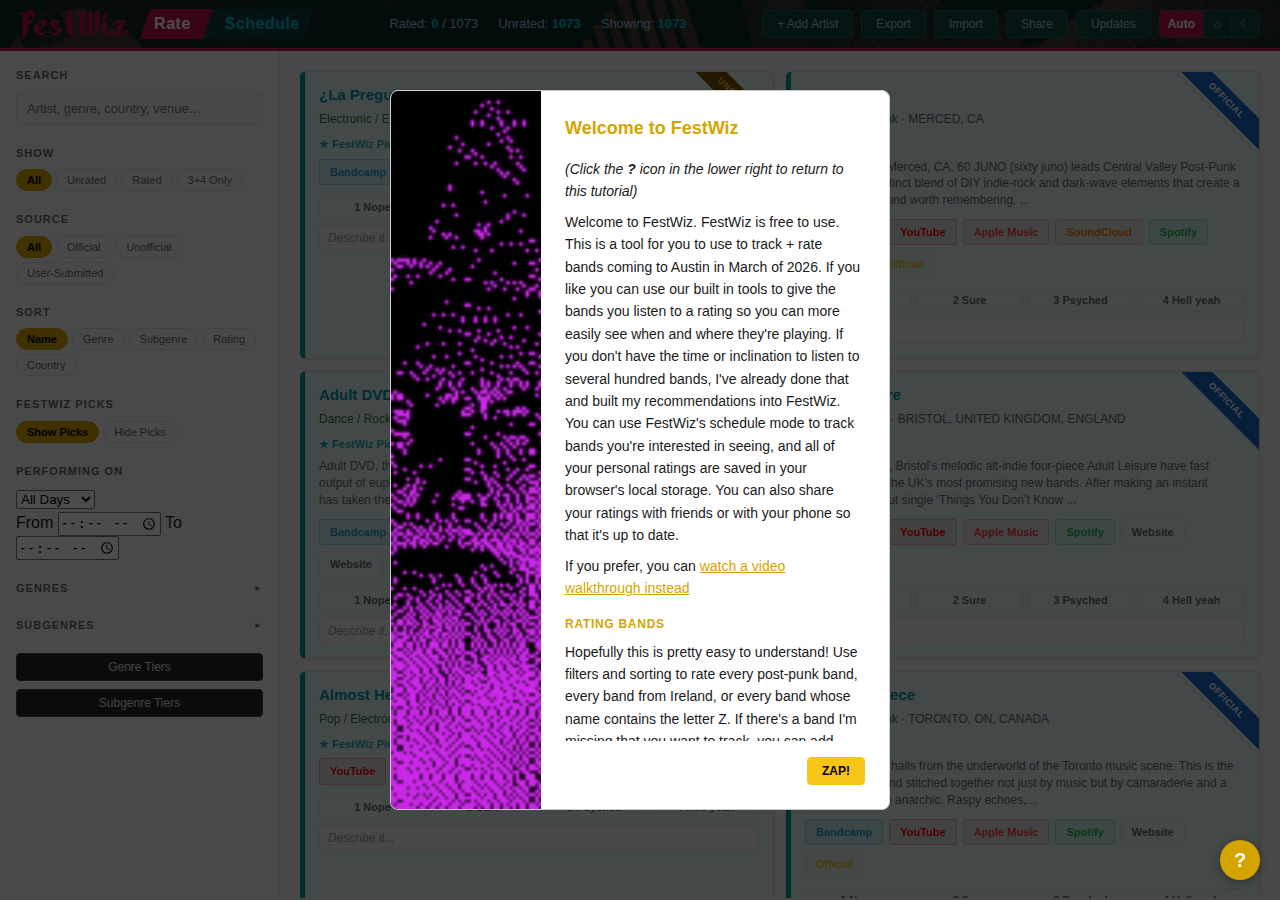
<file: index.html>
<!DOCTYPE html>
<html lang="en">
<head>
  <meta charset="UTF-8">
  <meta name="viewport" content="width=device-width, initial-scale=1.0">
  <title>FestWiz</title>
  <link rel="stylesheet" href="style.css">
  <link rel="manifest" href="/manifest.json">
  <meta name="apple-mobile-web-app-capable" content="yes">
  <meta name="apple-mobile-web-app-status-bar-style" content="black-translucent">
  <!-- Cloudflare Web Analytics --><script defer src='https://static.cloudflareinsights.com/beacon.min.js' data-cf-beacon='{"token": "6c13bdfa249e4578bdf3615d141e1786"}'></script><!-- End Cloudflare Web Analytics -->
</head>
<body>

  <!-- HEADER -->
  <header class="header">
    <div class="header__brand">
      <div class="header__title" id="btn-about"><svg class="site-logo" viewBox="0 0 139 36" fill="none" xmlns="http://www.w3.org/2000/svg"><path d="M118.82 19.5V16.25H122.07V19.5H118.82ZM131.82 29.25H135.07V32.5H131.82H128.57H125.32H122.07H118.82V29.25H122.07V26H125.32V22.75V19.5H128.57V16.25H125.32H122.07V13H125.32H128.57H131.82H135.07V16.25V19.5H131.82V22.75V26H128.57V29.25H131.82ZM135.07 29.25V26H138.32V29.25H135.07Z" fill="#BB124D"/><path d="M112.32 32.5H109.07V29.25H105.82V26V22.75V19.5V16.25H109.07V13H112.32V16.25V19.5V22.75V26V29.25H115.57V32.5H112.32ZM109.07 13H105.82V9.75V6.5H109.07V3.25H112.32V6.5V9.75H109.07V13Z" fill="#BB124D"/><path d="M92.82 32.5H89.57V29.25H86.32V32.5H83.07H79.82V29.25H76.57V26V22.75V19.5V16.25V13V9.75V6.5H73.32V3.25H76.57H79.82V0H83.07V3.25V6.5V9.75V13V16.25V19.5V22.75V26V29.25H86.32V26V22.75V19.5V16.25V13V9.75V6.5V3.25H89.57V0H92.82V3.25V6.5V9.75V13V16.25V19.5V22.75V26V29.25H96.07V32.5H92.82ZM96.07 29.25V26V22.75V19.5V16.25V13V9.75V6.5V3.25H99.32V0H102.57V3.25V6.5V9.75V13V16.25V19.5V22.75V26H99.32V29.25H96.07Z" fill="#BB124D"/><path d="M66.82 32.5H63.57V29.25H60.32V26V22.75V19.5V16.25H57.07V13H60.32V9.75V6.5V3.25H63.57V0H66.82V3.25V6.5V9.75V13H70.07V16.25H66.82V19.5V22.75V26V29.25H70.07V32.5H66.82Z" fill="#BB124D"/><path d="M47.32 32.5H44.07H40.82V29.25H44.07H47.32V26H44.07V22.75H40.82V19.5H37.57V16.25H40.82V13H44.07H47.32H50.57V16.25V19.5H47.32V16.25H44.07V19.5H47.32V22.75H50.57H53.82V26V29.25H50.57V32.5H47.32ZM40.82 29.25H37.57V26H40.82V29.25Z" fill="#BB124D"/><path d="M27.82 29.25H31.07V32.5H27.82H24.57H21.32V29.25H18.07V26V22.75V19.5H21.32V16.25H24.57V19.5V22.75H27.82V26H24.57V29.25H27.82ZM31.07 29.25V26H34.32V29.25H31.07ZM27.82 22.75V19.5V16.25H24.57V13H27.82H31.07H34.32V16.25V19.5H31.07V22.75H27.82Z" fill="#BB124D"/><path d="M3.25 35.75V32.5V29.25V26V22.75V19.5H0V16.25H3.25V13V9.75V6.5H0V3.25H3.25H6.5H9.75V0H13H16.25V3.25H19.5V6.5V9.75H16.25V6.5H13V9.75H9.75V13H13H16.25V16.25H13V19.5H9.75V22.75V26V29.25V32.5H6.5V35.75H3.25Z" fill="#BB124D"/></svg></div>
      <div class="page-toggle">
        <a href="/" class="page-toggle__half page-toggle__artist active">Rate</a>
        <a href="/schedule" class="page-toggle__half page-toggle__schedule" id="btn-schedule">Schedule</a>
      </div>
    </div>
    <button class="hamburger-btn" id="artist-hamburger-btn" aria-label="Open menu">
      <span></span><span></span><span></span>
    </button>
    <div class="header__stats">
      <div>Rated: <span class="header__stat-value" id="stat-rated">0</span> / <span id="stat-total">0</span></div>
      <div>Unrated: <span class="header__stat-value" id="stat-remaining">0</span></div>
      <div>Showing: <span class="header__stat-value" id="stat-showing">0</span></div>
    </div>
    <div class="artist-controls">
      <button class="btn" id="btn-add-artist">+ Add Artist</button>
      <button class="btn" id="btn-export">Export</button>
      <button class="btn" id="btn-import">Import</button>
      <button class="btn" id="btn-share">Share</button>
      <button class="btn" id="btn-updates">Updates</button>
      <div class="theme-toggle-3" id="btn-theme">
        <button class="theme-seg" data-theme="system">Auto</button>
        <button class="theme-seg" data-theme="light">&#9788;</button>
        <button class="theme-seg" data-theme="dark">&#9790;</button>
      </div>
      <div class="artist-controls__drawer-nav">
        <a href="/schedule" class="btn artist-controls__drawer-nav-btn">Schedule</a>
        <button class="btn artist-controls__drawer-nav-btn" id="btn-about-drawer">About</button>
      </div>
    </div>
  </header>
  <div class="artist-drawer-backdrop" id="artist-drawer-backdrop"></div>

  <!-- LAYOUT -->
  <div class="layout">

    <!-- SIDEBAR -->
    <aside class="sidebar">
      <div class="sidebar__section">
        <div class="sidebar__heading">Search</div>
        <div class="search-wrap">
          <input type="text" class="search-input" id="search-input" placeholder="Artist, genre, country, venue…">
          <button class="search-clear" id="search-clear" aria-label="Clear search">✕</button>
        </div>
      </div>

      <div class="sidebar__section">
        <div class="sidebar__heading">Show</div>
        <div class="filter-group" id="filter-rated">
          <button class="filter-btn active" data-filter="all">All</button>
          <button class="filter-btn" data-filter="unrated">Unrated</button>
          <button class="filter-btn" data-filter="rated">Rated</button>
          <button class="filter-btn" data-filter="3+">3+4 Only</button>
        </div>
      </div>

      <div class="sidebar__section">
        <div class="sidebar__heading">Source</div>
        <div class="filter-group" id="filter-source">
          <button class="filter-btn active" data-filter="all">All</button>
          <button class="filter-btn" data-filter="official">Official</button>
          <button class="filter-btn" data-filter="unofficial">Unofficial</button>
          <button class="filter-btn" data-filter="user">User-Submitted</button>
        </div>
      </div>

      <div class="sidebar__section">
        <div class="sidebar__heading">Sort</div>
        <div class="filter-group" id="filter-sort">
          <button class="filter-btn active" data-sort="name">Name</button>
          <button class="filter-btn" data-sort="genre">Genre</button>
          <button class="filter-btn" data-sort="subgenre">Subgenre</button>
          <button class="filter-btn" data-sort="rating">Rating</button>
          <button class="filter-btn" data-sort="country">Country</button>
        </div>
      </div>

      <div class="sidebar__section">
        <div class="sidebar__heading">FestWiz Picks</div>
        <div class="filter-group" id="filter-fw-picks">
          <button class="filter-btn active" data-filter="show">Show Picks</button>
          <button class="filter-btn" data-filter="hide">Hide Picks</button>
        </div>
      </div>

      <div class="sidebar__section">
        <div class="sidebar__heading">Performing On</div>
        <div class="window-filter">
          <select id="window-day-select" class="window-day-select">
            <option value="">All Days</option>
          </select>
          <div class="window-time-row window-time-row--hidden" id="window-time-row">
            <label class="window-time-label" for="window-start">From</label>
            <input type="time" id="window-start" class="window-time-input">
            <label class="window-time-label" for="window-end">To</label>
            <input type="time" id="window-end" class="window-time-input">
          </div>
        </div>
      </div>

      <div class="sidebar__section">
        <div class="sidebar__heading sidebar__heading--toggle" id="toggle-genres">Genres <span class="sidebar__arrow">&#9660;</span></div>
        <ul class="genre-list" id="genre-list"></ul>
      </div>

      <div class="sidebar__section">
        <div class="sidebar__heading sidebar__heading--toggle" id="toggle-subgenres">Subgenres <span class="sidebar__arrow">&#9660;</span></div>
        <ul class="genre-list" id="subgenre-list"></ul>
      </div>

      <div class="sidebar__section sidebar__section--tiers">
        <button class="btn sidebar-tier-btn" id="btn-genre-tiers">Genre Tiers</button>
        <button class="btn sidebar-tier-btn" id="btn-subgenre-tiers">Subgenre Tiers</button>
      </div>
    </aside>

    <!-- MAIN CONTENT -->
    <main class="main" id="main-content">
      <div class="loading" id="loading">Loading artists.json...</div>
    </main>
  </div>

  <!-- ADD ARTIST MODAL -->
  <div class="modal-overlay" id="modal-add-artist">
    <div class="modal">
      <div class="modal__title">Add Artist</div>
      <div class="form-group">
        <label>Artist Name *</label>
        <input type="text" id="add-name" required>
      </div>
      <div class="form-group">
        <label>Genre</label>
        <input type="text" id="add-genre" placeholder="e.g. Rock">
      </div>
      <div class="form-group">
        <label>Subgenre</label>
        <input type="text" id="add-subgenre" placeholder="e.g. Post-Punk">
      </div>
      <div class="form-group">
        <label>Location</label>
        <input type="text" id="add-location" placeholder="e.g. Austin, TX">
      </div>
      <div class="form-group">
        <label>Description</label>
        <textarea id="add-description" rows="3"></textarea>
      </div>
      <div class="form-group">
        <label>Bandcamp URL</label>
        <input type="url" id="add-bandcamp" placeholder="https://...bandcamp.com">
      </div>
      <div class="form-group">
        <label>YouTube URL</label>
        <input type="url" id="add-youtube" placeholder="https://youtube.com/...">
      </div>
      <div class="form-group">
        <label>Apple Music URL</label>
        <input type="url" id="add-apple-music" placeholder="https://music.apple.com/...">
      </div>
      <div class="form-group">
        <label>SoundCloud URL</label>
        <input type="url" id="add-soundcloud" placeholder="https://soundcloud.com/...">
      </div>
      <div class="form-group">
        <label>Spotify URL</label>
        <input type="url" id="add-spotify" placeholder="https://open.spotify.com/...">
      </div>
      <div class="form-group">
        <label>Website URL</label>
        <input type="url" id="add-website" placeholder="https://...">
      </div>
      <div class="modal__actions">
        <button class="btn" id="btn-cancel-add">Cancel</button>
        <button class="btn btn--accent" id="btn-save-add">Add Artist</button>
      </div>
    </div>
  </div>

  <!-- GENRE TIERS MODAL -->
  <div class="modal-overlay" id="modal-genre-tiers">
    <div class="modal" style="width: 600px">
      <div class="modal__title">Set Genre Priority Tiers</div>
      <p style="font-size: 13px; color: var(--text-muted); margin-bottom: 16px;">
        Assign priority tiers to focus your listening. High = review first, Skip = hide entirely.
      </p>
      <div id="genre-tier-list"></div>
      <div class="modal__actions">
        <button class="btn" id="btn-close-tiers">Close</button>
      </div>
    </div>
  </div>

  <!-- SUBGENRE TIERS MODAL -->
  <div class="modal-overlay" id="modal-subgenre-tiers">
    <div class="modal" style="width: 600px">
      <div class="modal__title">Set Subgenre Priority Tiers</div>
      <p style="font-size: 13px; color: var(--text-muted); margin-bottom: 16px;">
        Assign priority tiers to subgenres. High = review first, Skip = hide entirely.
      </p>
      <div id="subgenre-tier-list"></div>
      <div class="modal__actions">
        <button class="btn" id="btn-close-subgenre-tiers">Close</button>
      </div>
    </div>
  </div>

  <!-- EXPORT CHOICE MODAL -->
  <div class="modal-overlay" id="modal-export-choice">
    <div class="modal">
      <div class="modal__title">Export</div>
      <div class="modal__actions" style="flex-direction: column; gap: 10px; align-items: stretch;">
        <button class="btn btn--accent" id="btn-export-shortlist">Shortlist (CSV) — highest-rated artists for sharing</button>
        <button class="btn" id="btn-export-all">Full Backup (JSON) — all ratings &amp; notes</button>
        <button class="btn" id="btn-cancel-export">Cancel</button>
      </div>
    </div>
  </div>

  <!-- ANNOUNCEMENT MODAL -->
  <div class="modal-overlay" id="modal-announcements">
    <div class="modal">
      <div class="ann-header">
        <button class="btn ann-nav-btn" id="ann-prev">← Newer</button>
        <div class="ann-meta">
          <span class="ann-date" id="ann-date"></span>
          <span class="ann-counter" id="ann-counter"></span>
        </div>
        <button class="btn ann-nav-btn" id="ann-next">Older →</button>
      </div>
      <div class="modal__title" id="ann-title"></div>
      <div class="ann-body" id="ann-body"></div>
      <div class="modal__actions">
        <button class="btn btn--accent" id="ann-close">ZAP!</button>
      </div>
    </div>
  </div>

  <!-- TUTORIAL MODAL -->
  <div class="modal-overlay" id="modal-tutorial">
    <div class="modal modal--tutorial">
      <div class="modal__title">Welcome to FestWiz</div>
      <div class="tutorial-body">
        <p><em>(Click the <strong>?</strong> icon in the lower right to return to this tutorial)</em></p>
        <p>Welcome to FestWiz. FestWiz is free to use. This is a tool for you to use to track + rate bands coming to Austin in March of 2026. If you like you can use our built in tools to give the bands you listen to a rating so you can more easily see when and where they're playing. If you don't have the time or inclination to listen to several hundred bands, I've already done that and built my recommendations into FestWiz. You can use FestWiz's schedule mode to track bands you're interested in seeing, and all of your personal ratings are saved in your browser's local storage. You can also share your ratings with friends or with your phone so that it's up to date.</p>
        <p>If you prefer, you can <a href="https://www.youtube.com/watch?v=HFkjFEm1qcA" target="_blank">watch a video walkthrough instead</a></p>
        <h3>Rating Bands</h3>
        <p>Hopefully this is pretty easy to understand! Use filters and sorting to rate every post-punk band, every band from Ireland, or every band whose name contains the letter Z. If there's a band I'm missing that you want to track, you can add them in yourself with the <strong>+Add Artist</strong> button. Toggle on or off FestWiz's picks in the rating section as you prefer. </p>
        <h3>Genre &amp; Subgenre Tiers</h3>
        <p>Use <strong>Genre Tiers</strong> and <strong>Subgenre Tiers</strong> to prioritize what you listen to. I don't think any of us will have time to listen to 1300+ artists, so check out performers who play genres you like, or who are playing shows with other acts you're into. Like rating a band, you can always change these tiers at any time.</p>
        <h3>Schedule</h3>
        <p>Switch to the <strong>Schedule</strong> page to see all shows on a grid organized by venue, date, + time slot. Tap any performer to see details and update your rating. In all modes you can filter by how highly you rated an artist and admission type (Free, Paid, Badge).</p>
        <p>I used to make a giant spreadsheet of all the shows I wanted to see and <strong>Grid</strong> view mimics this. <strong>Now</strong> view is intended for a quick glance on your phone to see which artists are about to go on and let you make some quick decisions on where to go. <strong>Plan</strong> mode exists to help you order your day to see as many of the acts you care about as possible.</p>
        <h3>Sharing Your Ratings</h3>
        <p>Click <strong>Share</strong> to generate a URL that contains your ratings. This is how you can get your ratings from a desktop computer to your phone. Open that URL on your phone and magically your ratings can be imported. Also you can send this link to a friend — when they open the link they'll be prompted to import your ratings so they can benefit from how excellent your taste in music is.</p>
        <h3>Exporting</h3>
        <p>The <strong>Export</strong> button gives you two options:</p>
        <ul>
          <li><strong>Shortlist (CSV)</strong> exports your top rated (3 or 4) artists and one link for each of them, if you want to share them with someone but don't want to overwhelm them with this whole app thing.</li>
          <li><strong>Full Backup (JSON)</strong> will save all your ratings for you to back up or load somewhere else like another browser. If you're trying to get your phone or a friend to see your ratings, use the share function instead, it will work better.</li>
        </ul>
        <h3>Adding Shows</h3>
        <p>On the Schedule page, use <strong>+ Shows</strong> to manually add unofficial showcases or day parties that you don't see in our grid. I will be adding shows to our list continuously, but I'm just one person so I might miss stuff, and this is your way to add in things on your own.</p>
      </div>
      <div class="modal__actions">
        <button class="btn btn--accent" id="btn-close-tutorial">ZAP!</button>
      </div>
    </div>
  </div>

  <!-- ABOUT MODAL -->
  <div class="modal-overlay" id="modal-about">
    <div class="modal modal--tutorial">
      <div class="modal__title">About FestWiz</div>
      <div class="tutorial-body">
        <p>I'm <a href="http://brianpennington.com/" target="_blank">Brian</a>. I created FestWiz to help me rate bands coming to Austin and catch as many bands live as I could. Every year I spend hours and hours poring over which bands I like and building a big ol spreadsheet full of every show I can find. This year I decided if I'm going to spending that much time anyway, I may as well make something other people can use.</p>
        <p>I want to be up front, I did use an LLM to help me build this app. I am a web developer and in theory I could have done, if not all of this myself, well, a bunch of it. But using an LLM made it viable for me to do this in the time I had. I have reservations about AI, and I want to acknowledge there are a LOT of related societal problems and this is feeding in to it.</p>
        <p>As I am doing this in my free time and I have a job and at least 600 more bands to listen to, so I cannot provide reliable tech support, but I'll try to help if something goes wrong.</p> 
        <p>FestWiz is free to use. If you like it and want to do something supportive, you could subscribe to the <a href="https://liteandbriteatx.com/" target="_blank">newsletter of offbeat Austin events</a> I produce with my partner, <a href="https://kpiss.fm/show/no-humans-allowed" target="_blank">listen to my radio show</a> on <a href="https://kpiss.fm" target="_blank">Kpiss.fm</a> (the Golden Stream), or tell a friend about this app. Thanks for clicking on things and reading things!</p>
        <p>— Brian</p>
        <p>FontWiz uses <a href=https://fontenddev.com/fonts/alkhemikal/ target="_blank">Alhemikal</a> from fontenddev.com</p>
      </div>
      <div class="modal__actions">
        <button class="btn btn--accent" id="btn-close-about">ZAP!</button>
      </div>
    </div>
  </div>

  <!-- ARTIST DETAIL MODAL -->
  <div class="modal-overlay" id="modal-artist-detail">
    <div class="modal modal--artist-detail">
      <button class="modal__close" id="btn-close-artist-detail">✕</button>
      <div id="artist-detail-badge"></div>
      <div class="artist-detail__name-row">
        <div class="modal__title" id="artist-detail-name"></div>
      </div>
      <div class="artist-detail__meta" id="artist-detail-meta"></div>
      <div class="artist-detail__shows" id="artist-detail-shows"></div>
      <div class="artist-detail__links" id="artist-detail-links"></div>
      <div class="artist-detail__desc-heading" id="artist-detail-desc-heading"></div>
      <div class="artist-detail__desc" id="artist-detail-desc"></div>
    </div>
  </div>

  <!-- HELP FAB -->
  <button class="help-fab" id="btn-help" aria-label="Help">?</button>

  <!-- Hidden file input for import -->
  <input type="file" id="import-file-input" accept=".json" style="display: none">

  <script src="app.js"></script>
  <script>
    if ('serviceWorker' in navigator) {
      navigator.serviceWorker.register('/service-worker.js');
    }
  </script>
</body>
</html>
</file>
<file: style.css>
/* ---- DARK THEME (default) ---- */
:root {
  --bg: #1a1a1a;
  --bg-card: #252525;
  --bg-sidebar: #1e1e1e;
  --text: #e0e0e0;
  --text-muted: #888;
  --text-dim: #555;
  --accent: #f5c518;
  --accent-hover: #ffd84d;
  --border: #333;
  --border-light: #444;

  /* Rating colors: 4=green, 3=blue, 2=yellow, 1=purple, unrated=orange */
  --rating-4: #4caf50;
  --rating-3: #42a5f5;
  --rating-2: #fbc02d;
  --rating-1: #9c6ade;
  --unrated: #e67e22;

  /* Card backgrounds per rating (dark) */
  --card-bg-unrated: linear-gradient(135deg, #2d2518 0%, #28231a 100%);
  --card-bg-1: #1e1e1e;
  --card-bg-2: #222;
  --card-bg-3: #1c2230;
  --card-bg-4: #1e2a1e;

  /* Genre tag color */
  --genre-color: #4caf50;

  /* Card name color */
  --card-name: #fff;

  /* Grid label background (time col, venue headers, corner) */
  --grid-label-bg: #2a2a2a;

  /* FestWiz Pick accent — teal, distinct from rating/unrated colors */
  --primary: #00bcd4;

  /* Nav bar */
  --nav-bg: #0f3934;
  --nav-accent: #bb124d;
  --nav-accent-alpha: rgba(187,18,77,0.12);
}

/* ---- LIGHT THEME ---- */
body.light {
  --bg: #f0f0f0;
  --bg-card: #ffffff;
  --bg-sidebar: #f5f5f5;
  --text: #1a1a1a;
  --text-muted: #666;
  --text-dim: #999;
  --accent: #d4a500;
  --accent-hover: #b89000;
  --border: #ddd;
  --border-light: #ccc;

  --rating-4: #388e3c;
  --rating-3: #1e88e5;
  --rating-2: #f9a825;
  --rating-1: #7e57c2;
  --unrated: #d35400;

  --card-bg-unrated: linear-gradient(135deg, #fff5e6 0%, #fff8f0 100%);
  --card-bg-1: #f5f0fa;
  --card-bg-2: #fffde6;
  --card-bg-3: #e8f0fe;
  --card-bg-4: #e8f5e9;

  --genre-color: #2e7d32;
  --card-name: #111;

  --grid-label-bg: #e2e2e2;

  /* FestWiz Pick accent — slightly darker teal for light mode legibility */
  --primary: #0097a7;
}

/* ── Day mode header overrides ───────────────────────────────────────────── */
body.light {
  --nav-bg: #0f3934;
}

.site-logo {
  height: 28px;
  width: auto;
  display: block;
  transition: opacity 0.15s ease;
}
.header__title:hover .site-logo {
  opacity: 0.65;
}

body.light .header__stats {
  color: #a8c4e8;
}

body.light .header__stat-value {
  color: #00bcd4;
}

body.light .sched-day-bar {
  background: #cbcbcb;
}

body.light .day-tab {
  color: var(--nav-accent);
}

body.light .day-tab.active {
  color: var(--nav-accent);
  border-bottom-color: var(--nav-accent);
}

* { box-sizing: border-box; margin: 0; padding: 0; }

body {
  font-family: -apple-system, BlinkMacSystemFont, 'Segoe UI', Roboto, sans-serif;
  background: var(--bg);
  color: var(--text);
  line-height: 1.5;
}

/* ---- HEADER (stays dark in both modes) ---- */
.header {
  background: linear-gradient(rgba(15,57,52,0.65), rgba(15,57,52,0.65)), url('collage-2-color.png') center / cover no-repeat;
  border-bottom: 3px solid var(--nav-accent);
  padding: 9px 20px;
  display: flex;
  align-items: center;
  justify-content: space-between;
  position: sticky;
  top: 0;
  z-index: 100;
}

/* ── Page toggle (shared by both pages) ──────────────────────────────────── */

.header__brand {
  display: flex;
  align-items: center;
  gap: 12px;
}

.header__title {
  cursor: pointer;
  user-select: none;
  display: flex;
  align-items: center;
  white-space: nowrap;
}

.page-toggle {
  display: flex;
  align-items: stretch;
  flex-shrink: 0;
}

.page-toggle__half {
  font-size: 16px;
  font-weight: 800;
  letter-spacing: 0.5px;
  padding: 3px 14px;
  text-decoration: none;
  cursor: pointer;
  display: flex;
  align-items: center;
  transition: background 0.15s, color 0.15s;
  white-space: nowrap;
}

/* Artist/Rate side — crimson */
.page-toggle__artist {
  clip-path: polygon(10px 0, 100% 0, calc(100% - 10px) 100%, 0 100%);
  border: none;
  border-radius: 0;
  padding: 3px 22px 3px 14px;
  color: var(--nav-accent);
  background: rgba(187,18,77,0.18);
}
.page-toggle__artist.active {
  background: var(--nav-accent);
  color: #fff;
}
.page-toggle__artist:not(.active) { background: rgba(187,18,77,0.35); }
.page-toggle__artist:not(.active):hover { background: rgba(187,18,77,0.5); }

/* Schedule side — turquoise */
.page-toggle__schedule {
  clip-path: polygon(10px 0, 100% 0, calc(100% - 10px) 100%, 0 100%);
  border: none;
  border-radius: 0;
  padding: 3px 14px 3px 22px;
  margin-left: -10px;
  color: #00bcd4;
  background: rgba(0,188,212,0.15);
}
.page-toggle__schedule.active {
  background: #00bcd4;
  color: #000;
}
.page-toggle__schedule:not(.active):hover { background: rgba(0,188,212,0.3); }

.header__stats {
  display: flex;
  gap: 20px;
  font-size: 13px;
  color: #888;
}

.header__stat-value {
  color: var(--nav-accent);
  font-weight: 700;
}

.artist-controls {
  display: flex;
  gap: 8px;
}

.btn {
  padding: 6px 14px;
  border: 1px solid #444;
  border-radius: 4px;
  background: #252525;
  color: #e0e0e0;
  font-size: 12px;
  cursor: pointer;
  transition: all 0.15s;
}

.btn:hover {
  background: #444;
  border-color: #888;
}

.btn--accent {
  background: #f5c518;
  color: #000;
  border-color: #f5c518;
  font-weight: 600;
}

.btn--accent:hover {
  background: #ffd84d;
}

/* Buttons scoped to the artist page header */
.artist-controls .btn {
  background: #134842;
  border-color: #1e5e54;
  color: #a8c4e8;
}

.artist-controls .btn:hover {
  background: #1a5a50;
  border-color: #267a6e;
  color: #c8dff8;
}

/* Three-way theme toggle (Auto | ☼ | ☾) */
.theme-toggle-3 {
  display: flex;
  border: 1px solid #1e5e54;
  border-radius: 4px;
  overflow: hidden;
  flex-shrink: 0;
}

.theme-seg {
  padding: 5px 8px;
  background: #134842;
  color: #7a9dcc;
  font-size: 12px;
  font-family: inherit;
  cursor: pointer;
  border: none;
  border-right: 1px solid #1e5e54;
  transition: all 0.15s;
  line-height: 1;
}

.theme-seg:last-child { border-right: none; }
.theme-seg:hover { background: #1a5a50; color: #c8dff8; }
.theme-seg.active { background: var(--nav-accent); color: #fff; font-weight: 600; }

/* ---- LAYOUT ---- */
.layout {
  display: flex;
  height: calc(100vh - 53px);
}

/* ---- SIDEBAR ---- */
.sidebar {
  width: 280px;
  min-width: 280px;
  background: var(--bg-sidebar);
  border-right: 1px solid var(--border);
  overflow-y: auto;
  padding: 16px;
}

.sidebar__section {
  margin-bottom: 20px;
}
.sidebar__section--tiers {
  display: flex;
  flex-direction: column;
  gap: 8px;
}
.sidebar-tier-btn {
  width: 100%;
  text-align: center;
}
.artist-controls__drawer-nav {
  display: none;
  flex-direction: column;
  gap: 8px;
  width: 100%;
  border-top: 1px solid var(--border);
  padding-top: 12px;
  margin-top: 4px;
}
.artist-controls__drawer-nav-btn {
  width: 100%;
  text-align: center;
}
.sched-drawer-nav-btn {
  display: none;
  width: 100%;
  text-align: center;
}
.sched-drawer-label--nav {
  border-top: 1px solid var(--border);
  margin-top: 4px;
  padding-top: 0;
}

.sidebar__heading {
  font-size: 11px;
  font-weight: 700;
  text-transform: uppercase;
  letter-spacing: 1px;
  color: var(--text-muted);
  margin-bottom: 8px;
}

.sidebar__heading--toggle {
  cursor: pointer;
  user-select: none;
  display: flex;
  align-items: center;
  justify-content: space-between;
}

.sidebar__heading--toggle:hover {
  color: var(--text);
}

.sidebar__arrow {
  font-size: 8px;
  transition: transform 0.2s;
}

.sidebar__heading--toggle.collapsed .sidebar__arrow {
  transform: rotate(-90deg);
}

.sidebar__heading--toggle.collapsed + .genre-list {
  display: none;
}

/* Search */
.search-wrap {
  position: relative;
}

.search-input {
  width: 100%;
  padding: 8px 28px 8px 10px;
  background: var(--bg);
  border: 1px solid var(--border);
  border-radius: 4px;
  color: var(--text);
  font-size: 13px;
  outline: none;
  box-sizing: border-box;
}

.search-input:focus {
  border-color: var(--accent);
}

/* Hide native browser clear button on search inputs */
.search-input::-webkit-search-cancel-button { -webkit-appearance: none; }

.search-clear {
  position: absolute;
  right: 6px;
  top: 50%;
  transform: translateY(-50%);
  background: none;
  border: none;
  color: var(--text-muted);
  font-size: 14px;
  cursor: pointer;
  padding: 2px 4px;
  line-height: 1;
  opacity: 0;
  pointer-events: none;
}
.search-clear:hover { color: var(--text-primary); }
.search-clear.visible { opacity: 1; pointer-events: auto; }

/* Filter buttons */
.filter-group {
  display: flex;
  flex-wrap: wrap;
  gap: 4px;
}

.filter-btn {
  padding: 4px 10px;
  border: 1px solid var(--border);
  border-radius: 12px;
  background: transparent;
  color: var(--text-muted);
  font-size: 11px;
  cursor: pointer;
  transition: all 0.15s;
}

.filter-btn:hover {
  border-color: var(--text-muted);
  color: var(--text);
}

.filter-btn.active {
  background: var(--accent);
  border-color: var(--accent);
  color: #000;
  font-weight: 600;
}

/* Genre list */
.genre-list {
  list-style: none;
}

.genre-item {
  display: flex;
  align-items: center;
  gap: 6px;
  padding: 4px 0;
  font-size: 13px;
  cursor: pointer;
  transition: color 0.1s;
}

.genre-item:hover {
  color: var(--accent);
}

.genre-item__name {
  flex: 1;
  overflow: hidden;
  text-overflow: ellipsis;
  white-space: nowrap;
}

.genre-item__count {
  font-size: 11px;
  color: var(--text-muted);
  min-width: 24px;
  text-align: right;
}

.genre-item__tier {
  width: 8px;
  height: 8px;
  border-radius: 50%;
  flex-shrink: 0;
}

.genre-item__tier--high { background: var(--rating-4); }
.genre-item__tier--medium { background: var(--rating-3); }
.genre-item__tier--low { background: var(--rating-2); }
.genre-item__tier--hide { background: var(--rating-1); }
.genre-item__tier--none { background: transparent; border: 1px solid var(--border); }

/* ---- MAIN CONTENT ---- */
.main {
  flex: 1;
  overflow-y: auto;
  padding: 20px;
}

/* ── Mobile (≤600px) — sidebar becomes ribbon ───────────────────────────── */
@media (max-width: 600px) {
  .layout {
    flex-direction: column;
    height: auto;
    min-height: calc(100vh - 53px);
  }

  .sidebar {
    width: 100%;
    min-width: 0;
    border-right: none;
    border-bottom: 1px solid var(--border);
    overflow-x: hidden;
    overflow-y: visible;
    padding: 8px 12px;
    display: flex;
    flex-direction: column;
    gap: 6px;
  }

  /* Hide section headings in ribbon mode */
  .sidebar__heading {
    display: none;
  }

  .sidebar__section {
    margin-bottom: 0;
  }

  /* Filter groups: single horizontally-scrollable row */
  .filter-group {
    flex-wrap: nowrap;
    overflow-x: auto;
    -webkit-overflow-scrolling: touch;
    scrollbar-width: none;
  }
  .filter-group::-webkit-scrollbar { display: none; }

  /* Hide genre/subgenre sections entirely on mobile */
  #toggle-genres, #genre-list,
  #toggle-subgenres, #subgenre-list {
    display: none;
  }

  .main {
    padding: 12px;
    overflow-y: visible; /* page scrolls, not main */
  }
}

/* Artist page drawer backdrop — only active on mobile */
.artist-drawer-backdrop {
  display: none;
}

/* ── Mobile (≤600px) — artist page header redesign ───────────────────────── */
@media (max-width: 600px) {
  /* Fixed 2-row header */
  .header {
    position: fixed;
    left: 0;
    right: 0;
    flex-wrap: wrap;
    height: auto;
    padding: 6px 12px;
    row-gap: 4px;
    align-items: center;
  }

  /* Brand takes remaining row-1 space; hamburger aligns to right */
  .header .header__brand {
    flex: 1;
    gap: 8px;
  }

  .site-logo {
    height: 22px;
  }

  /* Center toggle in the space between logo and hamburger */
  .header .page-toggle {
    margin: 0 auto;
  }

  .header .page-toggle__half {
    font-size: 14px;
    padding: 4px 11px;
  }

  /* Stats wrap to row 2, spread across full width */
  .header__stats {
    width: 100%;
    justify-content: space-around;
    gap: 0;
    font-size: 12px;
  }

  /* Artist controls → fixed slide-in drawer (taken out of flex flow) */
  .artist-controls {
    position: fixed;
    top: 0;
    right: 0;
    bottom: 0;
    width: 240px;
    background: var(--nav-bg);
    border-left: 2px solid var(--nav-accent);
    padding: 20px 16px;
    flex-direction: column;
    gap: 10px;
    z-index: 200;
    transform: translateX(100%);
    transition: transform 0.25s ease;
    overflow-y: auto;
  }

  .artist-controls.open {
    transform: translateX(0);
  }

  /* Full-width buttons in the artist drawer */
  .artist-controls .btn {
    width: 100%;
    padding: 10px 14px;
    font-size: 13px;
    text-align: center;
    box-sizing: border-box;
  }

  .artist-controls__drawer-nav {
    display: flex;
  }

  /* Theme toggle stretches full width in drawer */
  .artist-controls .theme-toggle-3 {
    width: 100%;
  }
  .artist-controls .theme-toggle-3 .theme-seg {
    flex: 1;
  }

  /* Compensate for fixed 2-row header (~64px tall) */
  .layout {
    padding-top: 64px;
    min-height: calc(100vh - 64px);
  }

  /* Backdrop for artist drawer */
  .artist-drawer-backdrop {
    display: block;
    position: fixed;
    inset: 0;
    background: rgba(0,0,0,0.5);
    z-index: 99; /* below header stacking context (z-index: 100) */
    opacity: 0;
    pointer-events: none;
    transition: opacity 0.25s;
  }
  .artist-drawer-backdrop.open {
    opacity: 1;
    pointer-events: auto;
  }
}

/* Toolbar */
.toolbar {
  display: flex;
  gap: 8px;
  margin-bottom: 16px;
  flex-wrap: wrap;
  align-items: center;
}

.toolbar__label {
  font-size: 12px;
  color: var(--text-muted);
  margin-right: 4px;
}

/* Genre section headers */
.genre-section {
  margin-bottom: 24px;
}

.genre-section__header {
  display: flex;
  align-items: center;
  gap: 10px;
  padding: 8px 0;
  border-bottom: 1px solid var(--border);
  margin-bottom: 12px;
  cursor: pointer;
}

.genre-section__title {
  font-size: 16px;
  font-weight: 700;
  color: var(--accent);
}

.genre-section__count {
  font-size: 12px;
  color: var(--text-muted);
}

.genre-section__progress {
  font-size: 11px;
  color: var(--text-dim);
  margin-left: auto;
}

/* ---- ARTIST CARDS ---- */
.artist-grid {
  display: grid;
  grid-template-columns: repeat(auto-fill, minmax(320px, 1fr));
  gap: 12px;
}

.artist-card {
  background: var(--bg-card);
  border: 1px solid var(--border);
  border-radius: 6px;
  padding: 14px;
  position: relative;
  overflow: hidden;
  transition: all 0.2s;
  border-left: 4px solid transparent;
  cursor: pointer;
}
.artist-card:hover {
  background: color-mix(in srgb, var(--bg-card) 88%, var(--text) 12%);
  border-color: color-mix(in srgb, var(--border) 65%, var(--text) 35%);
  transform: translateY(-1px);
  box-shadow: 0 4px 12px rgba(0,0,0,0.25);
}

/* Unrated: prominent, orange ribbon, warm glow */
.artist-card--unrated {
  border-left-color: var(--unrated);
  border-left-width: 5px;
  background: var(--card-bg-unrated);
  box-shadow: 0 0 0 1px rgba(230, 126, 34, 0.15);
}

.artist-card--unrated .artist-card__name {
  color: var(--card-name);
}

/* FestWiz Pick — developer-curated recommendation, unrated by user */
.artist-card--fw-pick {
  border-left-color: var(--primary);
  border-left-width: 5px;
  background: color-mix(in srgb, var(--bg-card) 88%, var(--primary) 12%);
}
.artist-card--fw-pick .artist-card__name { color: var(--primary); }

.fw-pick-badge {
  font-size: 11px;
  font-weight: 600;
  color: var(--primary);
  opacity: 0.85;
  margin-bottom: 6px;
}

/* Modal badge */
.artist-detail-badge--fw-pick {
  display: inline-block;
  font-size: 12px;
  font-weight: 600;
  color: var(--primary);
  border: 1px solid var(--primary);
  border-radius: 4px;
  padding: 2px 7px;
  margin-left: 6px;
  vertical-align: middle;
}

/* Rated states */
.artist-card--rated-1 {
  border-left-color: var(--rating-1);
  background: var(--card-bg-1);
  opacity: 0.45;
}

.artist-card--rated-2 {
  border-left-color: var(--rating-2);
  background: var(--card-bg-2);
  opacity: 0.65;
}

.artist-card--rated-3 {
  border-left-color: var(--rating-3);
  background: var(--card-bg-3);
}

.artist-card--rated-4 {
  border-left-color: var(--rating-4);
  background: var(--card-bg-4);
  box-shadow: 0 0 8px rgba(76, 175, 80, 0.12);
}

/* Celebratory rating animation (3 = Psyched, 4 = Hell Yeah) */
@keyframes celebrate-pop {
  0%   { transform: scale(1); }
  22%  { transform: scale(1.035); }
  55%  { transform: scale(0.99); }
  100% { transform: scale(1); }
}
@keyframes celebrate-flash-3 {
  0%   { opacity: 0; }
  18%  { opacity: 0.45; }
  100% { opacity: 0; }
}
@keyframes celebrate-flash-4 {
  0%   { opacity: 0; }
  18%  { opacity: 0.5; }
  100% { opacity: 0; }
}
.artist-card--celebrate-3,
.artist-card--celebrate-4 {
  animation: celebrate-pop 0.5s ease-out;
  transition: none;
  z-index: 2;
}
.artist-card--celebrate-3::after,
.artist-card--celebrate-4::after {
  content: '';
  position: absolute;
  inset: 0;
  border-radius: 5px;
  pointer-events: none;
}
.artist-card--celebrate-3::after {
  background: var(--rating-3);
  animation: celebrate-flash-3 0.5s ease-out forwards;
}
.artist-card--celebrate-4::after {
  background: var(--rating-4);
  animation: celebrate-flash-4 0.5s ease-out forwards;
}

/* Source ribbon */

.artist-card__header {
  margin-bottom: 6px;
}

.artist-card__name {
  font-size: 15px;
  font-weight: 700;
  color: var(--card-name);
  line-height: 1.2;
  padding-right: 36px; /* keep text clear of ribbon */
}

.artist-card__badge {
  position: absolute;
  top: 18px;
  right: -32px;
  width: 130px;
  text-align: center;
  padding: 4px 0;
  font-size: 9px;
  font-weight: 700;
  text-transform: uppercase;
  letter-spacing: 0.6px;
  transform: rotate(45deg);
  transform-origin: center;
  pointer-events: none;
}

.artist-card__badge--official  { background: #1565c0; color: #fff; }
.artist-card__badge--unofficial { background: #7a5000; color: #f5c518; }
.artist-card__badge--user       { background: #5b3a8a; color: #e2d4f8; }

.artist-card__meta {
  font-size: 12px;
  color: var(--text-muted);
  margin-bottom: 8px;
}

.artist-card__genre {
  color: var(--genre-color);
}

.artist-card__body {
  transition: max-height 0.3s, padding 0.3s;
}

.artist-card__desc {
  font-size: 12px;
  color: var(--text-muted);
  margin-bottom: 10px;
  display: -webkit-box;
  -webkit-line-clamp: 3;
  -webkit-box-orient: vertical;
  overflow: hidden;
  line-height: 1.4;
}

/* Music links */
.artist-card__links {
  display: flex;
  gap: 6px;
  flex-wrap: wrap;
  margin-bottom: 10px;
}

.music-link {
  display: inline-flex;
  align-items: center;
  gap: 4px;
  padding: 4px 10px;
  border-radius: 4px;
  font-size: 11px;
  font-weight: 600;
  text-decoration: none;
  transition: all 0.15s;
  border: 1px solid;
}

.music-link--bandcamp {
  color: #1da0c3;
  border-color: #1da0c344;
  background: #1da0c310;
}
.music-link--bandcamp:hover { background: #1da0c330; }

.music-link--youtube {
  color: #f00;
  border-color: #f0000044;
  background: #f0000010;
}
.music-link--youtube:hover { background: #f0000030; }

.music-link--apple_music {
  color: #fc3c44;
  border-color: #fc3c4444;
  background: #fc3c4410;
}
.music-link--apple_music:hover { background: #fc3c4430; }

.music-link--soundcloud {
  color: #f70;
  border-color: #f7700044;
  background: #f7700010;
}
.music-link--soundcloud:hover { background: #f7700030; }

.music-link--spotify {
  color: #1db954;
  border-color: #1db95444;
  background: #1db95410;
}
.music-link--spotify:hover { background: #1db95430; }

.music-link--website {
  color: var(--text-muted);
  border-color: var(--border);
  background: transparent;
}
.music-link--website:hover { background: var(--border); }

.music-link--official {
  color: #f5c518;
  border-color: #f5c51844;
  background: #f5c51810;
}
.music-link--official:hover { background: #f5c51830; }

/* Light mode link adjustments */
body.light .music-link--bandcamp { background: #1da0c318; }
body.light .music-link--youtube { background: #f0000018; }
body.light .music-link--apple_music { background: #fc3c4418; }
body.light .music-link--soundcloud { background: #f7700018; }
body.light .music-link--spotify { background: #1db95418; }

/* Notes input */
.artist-card__notes {
  margin-top: 6px;
}

.notes-input {
  width: 100%;
  padding: 5px 8px;
  background: var(--bg);
  border: 1px solid var(--border);
  border-radius: 4px;
  color: var(--text);
  font-size: 12px;
  font-family: inherit;
  outline: none;
  transition: border-color 0.15s;
}

.notes-input:focus {
  border-color: var(--accent);
}

.notes-input::placeholder {
  color: var(--text-dim);
  font-style: italic;
}

/* Rating buttons */
.rating-bar {
  display: flex;
  gap: 4px;
}

.rating-btn {
  flex: 1;
  padding: 5px 0;
  border: 1px solid var(--border);
  border-radius: 4px;
  background: transparent;
  color: var(--text-muted);
  font-size: 11px;
  font-weight: 600;
  cursor: pointer;
  transition: all 0.15s;
  text-align: center;
}

.rating-btn:hover {
  border-color: var(--text-muted);
  color: var(--text);
}

.rating-btn--1.active {
  background: var(--rating-1);
  border-color: var(--rating-1);
  color: #fff;
}

.rating-btn--2.active {
  background: var(--rating-2);
  border-color: var(--rating-2);
  color: #000;
}

.rating-btn--3.active {
  background: var(--rating-3);
  border-color: var(--rating-3);
  color: #fff;
}

.rating-btn--4.active {
  background: var(--rating-4);
  border-color: var(--rating-4);
  color: #fff;
}

/* ---- MODAL ---- */
.modal-overlay {
  display: none;
  position: fixed;
  inset: 0;
  background: rgba(0, 0, 0, 0.7);
  z-index: 200;
  align-items: center;
  justify-content: center;
}

.modal-overlay.visible {
  display: flex;
}

.modal {
  position: relative;
  background: var(--bg-card);
  border: 1px solid var(--border-light);
  border-radius: 8px;
  padding: 24px;
  width: 500px;
  max-width: 95vw;
  max-height: 90vh;
  overflow-y: auto;
}

.modal__title {
  font-size: 18px;
  font-weight: 700;
  margin-bottom: 16px;
  color: var(--accent);
}

.modal__close {
  position: absolute;
  top: 14px;
  right: 14px;
  background: none;
  border: none;
  color: var(--text-muted);
  font-size: 18px;
  cursor: pointer;
  line-height: 1;
  padding: 4px 8px;
}
.modal__close:hover { color: var(--text-primary); }

.modal--artist-detail {
  position: relative;
  width: 620px;
}

.artist-detail__name-row {
  display: flex;
  align-items: center;
  gap: 10px;
  flex-wrap: wrap;
  margin-bottom: 16px;
}
.artist-detail__name-row .modal__title {
  margin-bottom: 0;
}

.artist-detail__meta {
  font-size: 13px;
  color: var(--text-muted);
  margin-bottom: 12px;
}

.artist-detail__desc {
  font-size: 14px;
  line-height: 1.6;
  color: var(--text-primary);
  margin-bottom: 14px;
  white-space: pre-wrap;
}

.artist-detail__links {
  display: flex;
  flex-wrap: wrap;
  gap: 6px;
  margin-bottom: 16px;
}

.artist-detail__desc-heading {
  font-size: 13px;
  font-weight: 700;
  text-transform: uppercase;
  letter-spacing: 0.06em;
  color: var(--text-muted);
  margin-bottom: 10px;
  padding-top: 4px;
  border-top: 1px solid var(--border-light);
}

.artist-detail__shows-heading {
  font-size: 13px;
  font-weight: 700;
  text-transform: uppercase;
  letter-spacing: 0.06em;
  color: var(--text-muted);
  margin-bottom: 10px;
  padding-top: 4px;
  border-top: 1px solid var(--border-light);
}

.artist-detail__show {
  display: block;
  padding: 10px 0;
  border-bottom: 1px solid var(--border-light);
  text-decoration: none;
  color: inherit;
  cursor: pointer;
}
.artist-detail__show:last-child { border-bottom: none; }
.artist-detail__show:hover { background: var(--bg-hover, rgba(255,255,255,0.04)); border-radius: 4px; padding-left: 4px; }

.artist-detail__show-when {
  font-size: 14px;
  font-weight: 700;
  color: var(--text-primary);
  margin-bottom: 2px;
}

.artist-detail__show-venue {
  font-size: 14px;
  color: var(--accent);
  margin-bottom: 2px;
}

.artist-detail__show-showcase {
  font-size: 12px;
  color: var(--text-muted);
  margin-bottom: 4px;
}

.artist-detail__show-badges {
  display: flex;
  gap: 6px;
  align-items: center;
  margin-top: 4px;
}

.artist-detail__show-type {
  font-size: 11px;
  font-weight: 600;
  padding: 2px 7px;
  border-radius: 4px;
  text-transform: uppercase;
  letter-spacing: 0.04em;
}
.artist-detail__show-type--official   { background: #1565c0; color: #fff; }
.artist-detail__show-type--unofficial { background: #7a5000; color: #f5c518; }

.artist-detail__show-admission {
  font-size: 12px;
  color: var(--text-muted);
}

.artist-detail__no-shows {
  font-size: 13px;
  color: var(--text-muted);
  font-style: italic;
  padding-top: 8px;
  border-top: 1px solid var(--border-light);
}

.form-group {
  margin-bottom: 12px;
}

.form-group label {
  display: block;
  font-size: 12px;
  font-weight: 600;
  color: var(--text-muted);
  margin-bottom: 4px;
  text-transform: uppercase;
  letter-spacing: 0.5px;
}

.form-group label.checkbox-label {
  display: flex;
  align-items: flex-start;
  gap: 8px;
  font-size: 13px;
  font-weight: 400;
  text-transform: none;
  letter-spacing: 0;
  cursor: pointer;
}

.form-group label.checkbox-label input[type="checkbox"] {
  margin-top: 2px;
  flex-shrink: 0;
}

.form-group input,
.form-group textarea,
.form-group select {
  width: 100%;
  padding: 8px 10px;
  background: var(--bg);
  border: 1px solid var(--border);
  border-radius: 4px;
  color: var(--text);
  font-size: 13px;
  font-family: inherit;
  outline: none;
}

.form-group input:focus,
.form-group textarea:focus {
  border-color: var(--accent);
}

.form-group textarea {
  resize: vertical;
  min-height: 60px;
}

.modal__actions {
  display: flex;
  gap: 8px;
  justify-content: flex-end;
  margin-top: 16px;
}

/* Genre tier modal */
.tier-selector {
  display: flex;
  gap: 4px;
}

.tier-btn {
  padding: 3px 10px;
  border: 1px solid var(--border);
  border-radius: 4px;
  background: transparent;
  color: var(--text-muted);
  font-size: 11px;
  cursor: pointer;
  transition: all 0.15s;
}

.tier-btn:hover { border-color: var(--text-muted); }
.tier-btn.active--high { background: var(--rating-4); color: #fff; border-color: var(--rating-4); }
.tier-btn.active--medium { background: var(--rating-3); color: #fff; border-color: var(--rating-3); }
.tier-btn.active--low { background: var(--rating-2); color: #000; border-color: var(--rating-2); }
.tier-btn.active--hide { background: var(--rating-1); color: #fff; border-color: var(--rating-1); }

/* Update log */
.update-log {
  background: #111;
  border: 1px solid var(--border);
  border-radius: 4px;
  padding: 12px;
  font-family: 'SF Mono', 'Menlo', 'Monaco', monospace;
  font-size: 12px;
  color: #ccc;
  max-height: 400px;
  overflow-y: auto;
  white-space: pre-wrap;
  word-break: break-word;
  line-height: 1.6;
}

body.light .update-log {
  background: #f5f5f5;
  color: #333;
}

/* Scrollbar styling */
::-webkit-scrollbar { width: 8px; }
::-webkit-scrollbar-track { background: var(--bg); }
::-webkit-scrollbar-thumb { background: var(--border-light); border-radius: 4px; }
::-webkit-scrollbar-thumb:hover { background: var(--text-muted); }

/* Loading state */
.loading {
  text-align: center;
  padding: 60px;
  color: var(--text-muted);
  font-size: 14px;
}
.empty-state-filters {
  margin-top: 8px;
  font-size: 12px;
  opacity: 0.7;
}

/* ═══════════════════════════════════════════════════════════════════════════
   SCHEDULE PAGE
   ═══════════════════════════════════════════════════════════════════════════ */

/* ── Header ──────────────────────────────────────────────────────────────── */

.sched-header {
  position: sticky;
  top: 0;
  z-index: 100;
  display: flex;
  align-items: center;
  flex-wrap: nowrap;
  gap: 12px;
  padding: 0 20px;
  height: 52px;
  background: linear-gradient(rgba(15,57,52,0.65), rgba(15,57,52,0.65)), url('collage-2-color.png') center / cover no-repeat;
  border-bottom: 3px solid var(--nav-accent);
  overflow: hidden;
}

/* Keep brand from shrinking on schedule page */
.sched-header .header__brand {
  flex: 0 0 auto;
}

/* .sched-back and .sched-title replaced by .page-toggle */

.sched-controls {
  display: flex;
  flex-direction: row;
  flex-wrap: nowrap;
  align-items: center;
  gap: 8px;
  flex: 0 0 auto;
  margin-left: auto; /* push to far right regardless of view-nav centering */
}

/* Labels only shown in mobile drawer */
.sched-drawer-label {
  display: none;
  font-size: 10px;
  font-weight: 700;
  letter-spacing: 1px;
  text-transform: uppercase;
  color: var(--text-muted);
}

/* Hamburger button — hidden on desktop */
.hamburger-btn {
  display: none;
  flex-direction: column;
  justify-content: space-between;
  width: 28px;
  height: 20px;
  background: transparent;
  border: none;
  cursor: pointer;
  padding: 0;
  flex-shrink: 0;
}
.hamburger-btn span {
  display: block;
  width: 100%;
  height: 3px;
  background: var(--nav-accent);
  border-radius: 2px;
  transition: transform 0.2s, opacity 0.2s;
}
.hamburger-btn.open span:nth-child(1) { transform: translateY(8.5px) rotate(45deg); }
.hamburger-btn.open span:nth-child(2) { opacity: 0; }
.hamburger-btn.open span:nth-child(3) { transform: translateY(-8.5px) rotate(-45deg); }

/* Schedule page backdrop — only active on mobile */
.hamburger-backdrop {
  display: none;
}

.sched-filter-btn {
  background: #134842;
  border: 1px solid #1e5e54;
  border-radius: 4px;
  color: #a8c4e8;
  cursor: pointer;
  font-size: 12px;
  padding: 4px 8px;
  white-space: nowrap;
  transition: all 0.15s;
}

.sched-filter-btn:hover {
  background: #1a5a50;
  border-color: #267a6e;
  color: #c8dff8;
}

.sched-filter-btn.active {
  background: var(--nav-accent);
  border-color: var(--nav-accent);
  color: #fff;
}

/* ── Day bar ─────────────────────────────────────────────────────────────── */

.sched-day-bar {
  position: sticky;
  top: 52px;
  z-index: 90;
  display: flex;
  justify-content: center;
  overflow-x: auto;
  background: #0f3934;
  border-bottom: 2px solid var(--border);
  padding: 0 8px;
  gap: 2px;
  -webkit-overflow-scrolling: touch;
  scrollbar-width: none;
}
.sched-day-bar::-webkit-scrollbar { display: none; }

.day-tab {
  background: transparent;
  border: none;
  border-bottom: 3px solid transparent;
  color: var(--text-muted);
  cursor: pointer;
  font-size: 13px;
  font-weight: 600;
  padding: 10px 14px;
  white-space: nowrap;
  flex-shrink: 0;
}

.day-tab:hover { color: var(--text); }
.day-tab.active {
  border-bottom-color: var(--accent);
  color: var(--text);
}

/* Pre/post-festival day tabs — blue accent, muted text */
.day-tab--bonus,
.day-tab--pre {
  color: var(--text-muted);
}
.day-tab--bonus:hover,
.day-tab--pre:hover { color: #00bcd4; }
.day-tab--bonus.active,
.day-tab--pre.active {
  color: #00bcd4;
  border-bottom-color: #00bcd4;
}
body.light .day-tab--bonus,
body.light .day-tab--pre { color: var(--text-muted); }
body.light .day-tab--bonus:hover,
body.light .day-tab--pre:hover { color: #00bcd4; }
body.light .day-tab--bonus.active,
body.light .day-tab--pre.active {
  color: #00bcd4;
  border-bottom-color: #00bcd4;
}

/* Night mode: regular tabs light blue so bonus/pre tabs read as visibly muted by contrast */
body:not(.light) .day-tab { color: #7a9dcc; }
body:not(.light) .day-tab:hover { color: var(--text); }
body:not(.light) .day-tab--bonus,
body:not(.light) .day-tab--pre { color: var(--text-muted); }
body:not(.light) .day-tab--bonus:hover,
body:not(.light) .day-tab--pre:hover { color: #00bcd4; }
body:not(.light) .day-tab--bonus.active,
body:not(.light) .day-tab--pre.active {
  color: #00bcd4;
  border-bottom-color: #00bcd4;
}

/* Day divider /// between festival sections */
.day-tab-divider {
  display: flex;
  align-items: center;
  padding: 0 4px;
  font-size: 11px;
  letter-spacing: 1px;
  color: rgba(255,255,255,0.15);
  flex-shrink: 0;
  user-select: none;
  pointer-events: none;
}
body.light .day-tab-divider { color: rgba(0,0,0,0.18); }

/* Post-festival banner */
.post-festival-banner {
  background: rgba(0,188,212,0.07);
  border-bottom: 1px solid rgba(0,188,212,0.2);
  color: var(--text-muted);
  font-size: 12px;
  padding: 5px 16px;
  text-align: center;
}
body.light .post-festival-banner { background: rgba(0,188,212,0.09); }

/* ── View nav (inline in header) ─────────────────────────────────────────── */

.sched-view-nav {
  display: flex;
  align-items: center;
  flex: 1;
  justify-content: center;
  gap: 2px;
  position: relative;
}

.view-btn {
  position: relative;
  background: transparent;
  border: none;
  border-bottom: 3px solid transparent;
  color: #7a9dcc;
  cursor: pointer;
  font-size: 15px;
  font-weight: 600;
  padding: 6px 8px;
  white-space: nowrap;
  line-height: 1;
}

.view-btn:hover { color: #c8dff8; }
.view-btn.active {
  background: var(--nav-accent);
  color: #fff;
  border-bottom-color: transparent;
}
.view-btn.active::after {
  content: '';
  position: absolute;
  bottom: -3px;
  left: -6px;
  right: -6px;
  height: 3px;
  background: var(--nav-accent);
}

.view-btn--manage {
  background: #134842;
  border: 1px solid #1e5e54;
  border-radius: 4px;
  color: #a8c4e8;
  font-size: 13px;
  padding: 4px 10px;
}
.view-btn--manage:hover {
  background: #1a5a50;
  border-color: #267a6e;
  color: #c8dff8;
}
.view-btn--manage.active {
  background: var(--nav-accent);
  border-color: var(--nav-accent);
  color: #fff;
  font-weight: 700;
}

/* ── Mobile nav (≤600px) — hamburger drawer ─────────────────────────────── */

@media (max-width: 600px) {
  /* Tighten header spacing to fit one line on phones */
  .sched-header {
    gap: 6px;
    padding: 0 10px;
    overflow: visible; /* allow drawer to escape */
  }
  .sched-header .header__brand {
    gap: 6px;
  }
  .sched-header .page-toggle__half {
    font-size: 14px;
    padding: 4px 11px;
  }
  .sched-view-nav .view-btn {
    font-size: 11px;
    padding: 5px 6px;
  }

  /* Show hamburger, hide margin trick (drawer replaces controls) */
  .hamburger-btn {
    display: flex;
  }
  .sched-controls {
    margin-left: 0; /* cancel the desktop auto-margin */
  }

  /* Controls become a fixed slide-in drawer */
  .sched-controls {
    position: fixed;
    top: 52px;
    right: 0;
    bottom: 0;
    width: 240px;
    background: var(--nav-bg);
    border-left: 2px solid var(--border);
    padding: 24px 16px;
    z-index: 200;
    flex-direction: column;
    align-items: flex-start;
    gap: 12px;
    transform: translateX(100%);
    transition: transform 0.25s ease;
    overflow-y: auto;
  }
  .sched-controls.open {
    transform: translateX(0);
    box-shadow: -4px 0 24px rgba(0,0,0,0.5);
  }

  /* Section labels visible in drawer */
  .sched-drawer-label {
    display: block;
    margin-top: 8px;
  }
  .sched-drawer-label:first-child {
    margin-top: 0;
  }

  /* +Shows button full-width in drawer */
  .sched-controls .view-btn--manage {
    width: 100%;
    padding: 10px 14px;
    font-size: 13px;
    text-align: center;
    margin-top: 8px;
  }

  .sched-drawer-nav-btn {
    display: block;
  }

  /* Compact time-navigation banner on small screens */
  .nownext-test-banner {
    padding: 6px 10px;
    gap: 6px;
    top: 94px; /* same as desktop — header + day bar */
  }
  .nownext-test-time {
    font-size: 12px;
  }

  /* Backdrop */
  .hamburger-backdrop {
    display: block;
    position: fixed;
    inset: 0;
    background: rgba(0,0,0,0.5);
    z-index: 99; /* must be below sched-header's stacking context (z-index: 100) */
    opacity: 0;
    pointer-events: none;
    transition: opacity 0.25s;
  }
  .hamburger-backdrop.open {
    opacity: 1;
    pointer-events: auto;
  }
}

/* ── Main content ────────────────────────────────────────────────────────── */

.sched-main {
  min-height: calc(100vh - 96px);
}

.sched-view { display: block; }
.sched-view--hidden { display: none; }

.sched-loading {
  text-align: center;
  color: var(--text-muted);
  padding: 60px 20px;
  font-size: 14px;
}

/* ── Now/Next view ───────────────────────────────────────────────────────── */

.nownext-section {
  padding: 12px 16px 4px;
}

.nownext-section-label {
  font-size: 11px;
  font-weight: 700;
  letter-spacing: 0.08em;
  text-transform: uppercase;
  color: var(--text-muted);
  margin-bottom: 8px;
}

.nownext-section-label--now { color: var(--rating-4); }
.nownext-section-label--soon { color: var(--rating-3); }

.nownext-card {
  display: flex;
  align-items: center;
  gap: 12px;
  background: var(--bg-card);
  border: 1px solid var(--border);
  border-left: 5px solid var(--border);
  border-radius: 6px;
  padding: 12px;
  margin-bottom: 8px;
  cursor: pointer;
  transition: border-color 0.15s;
}

.nownext-card:hover { border-left-color: var(--accent); }
.nownext-card--rated-1 { border-left-color: var(--rating-1); background: var(--rating-1); color: #fff; }
.nownext-card--rated-2 { border-left-color: var(--rating-2); background: var(--rating-2); color: #111; }
.nownext-card--rated-3 { border-left-color: var(--rating-3); background: var(--rating-3); color: #fff; }
.nownext-card--rated-4 { border-left-color: var(--rating-4); background: var(--rating-4); color: #fff; }
/* Keep rating circle legible against the coloured card background */
[class*="nownext-card--rated-"] .nownext-rating { background: rgba(0,0,0,0.22); color: #fff; }
.nownext-card--rated-2 .nownext-rating { background: rgba(0,0,0,0.15); color: #111; }
/* Dim secondary text on coloured cards */
[class*="nownext-card--rated-"] .nownext-venue,
[class*="nownext-card--rated-"] .nownext-time,
[class*="nownext-card--rated-"] .nownext-showcase { opacity: 0.8; }

.nownext-rating {
  width: 36px;
  height: 36px;
  border-radius: 50%;
  display: flex;
  align-items: center;
  justify-content: center;
  font-size: 16px;
  font-weight: 900;
  flex-shrink: 0;
  background: var(--border);
  color: var(--text-muted);
}
.nownext-rating--1 { background: var(--rating-1); color: #fff; }
.nownext-rating--2 { background: var(--rating-2); color: #000; }
.nownext-rating--3 { background: var(--rating-3); color: #fff; }
.nownext-rating--4 { background: var(--rating-4); color: #fff; }

.nownext-info { flex: 1; min-width: 0; }
.nownext-artist {
  font-size: 15px;
  font-weight: 700;
  white-space: nowrap;
  overflow: hidden;
  text-overflow: ellipsis;
}
.nownext-venue {
  font-size: 12px;
  color: var(--text-muted);
  margin-top: 2px;
  white-space: nowrap;
  overflow: hidden;
  text-overflow: ellipsis;
}
.nownext-showcase {
  font-size: 11px;
  font-style: italic;
  color: var(--text-dim);
  margin-top: 1px;
}
.nownext-time {
  font-size: 12px;
  color: var(--text-muted);
  margin-top: 3px;
}

.nownext-countdown {
  font-size: 12px;
  font-weight: 700;
  color: var(--accent);
  white-space: nowrap;
  flex-shrink: 0;
  text-align: right;
  min-width: 52px;
}

.nownext-empty {
  text-align: center;
  color: var(--text-muted);
  padding: 48px 20px;
  font-size: 14px;
}

.nownext-test-banner {
  position: sticky;
  top: 94px; /* 52px header + ~42px day bar */
  z-index: 80;
  display: flex;
  align-items: center;
  gap: 10px;
  padding: 8px 16px;
  background: var(--nav-accent-alpha);
  border-bottom: 1px solid var(--nav-accent);
  flex-wrap: nowrap;
}
.nownext-test-badge {
  background: var(--nav-accent);
  color: #fff;
  font-size: 10px;
  font-weight: 800;
  letter-spacing: 0.08em;
  padding: 2px 7px;
  border-radius: 3px;
  text-transform: uppercase;
  flex-shrink: 0;
}
.nownext-test-time {
  font-size: 13px;
  font-weight: 600;
  color: var(--text);
  flex: 1;
  white-space: nowrap;
}
.nownext-test-controls {
  display: flex;
  align-items: center;
  gap: 5px;
}
.nownext-test-sep {
  width: 1px;
  height: 16px;
  background: #1e5e54;
  margin: 0 2px;
}
.nownext-test-btn {
  background: #134842;
  border: 1px solid #1e5e54;
  border-radius: 4px;
  color: #a8c4e8;
  font-size: 12px;
  padding: 4px 9px;
  cursor: pointer;
}
.nownext-test-btn:hover {
  background: #1a5a50;
  color: #c8dff8;
}
@media (max-width: 600px) {
  .nownext-test-btn {
    font-size: 10px;
    padding: 3px 5px;
  }
}

/* ── Timeline view ───────────────────────────────────────────────────────── */

.timeline-outer {
  display: flex;
  overflow-y: auto;
  position: relative;
}

.timeline-hours {
  width: 48px;
  flex-shrink: 0;
  position: relative;
  border-right: 1px solid var(--border);
}

.timeline-hour-label {
  position: absolute;
  right: 6px;
  font-size: 10px;
  color: var(--text-muted);
  transform: translateY(-50%);
  white-space: nowrap;
}

.timeline-body {
  flex: 1;
  position: relative;
  min-height: 100%;
}

.timeline-gridline {
  position: absolute;
  left: 0;
  right: 0;
  border-top: 1px solid var(--border);
  pointer-events: none;
}

.timeline-now-line {
  position: absolute;
  left: 0;
  right: 0;
  border-top: 2px solid var(--rating-4);
  pointer-events: none;
  z-index: 5;
}
.timeline-now-line::before {
  content: 'NOW';
  position: absolute;
  left: 4px;
  top: -8px;
  font-size: 9px;
  font-weight: 700;
  color: var(--rating-4);
}

.timeline-show {
  position: absolute;
  border-radius: 4px;
  border-left: 4px solid var(--border);
  background: var(--bg-card);
  padding: 4px 8px;
  overflow: hidden;
  cursor: pointer;
  font-size: 12px;
  min-height: 24px;
  max-width: 300px;
  box-sizing: border-box;
  transition: opacity 0.15s;
}
.timeline-show:hover { opacity: 1 !important; z-index: 1000 !important; }

.timeline-show--rated-1 { border-left-color: var(--rating-1); background: var(--rating-1); color: #fff; }
.timeline-show--rated-2 { border-left-color: var(--rating-2); background: var(--rating-2); color: #111; }
.timeline-show--rated-3 { border-left-color: var(--rating-3); background: var(--rating-3); color: #fff; }
.timeline-show--rated-4 { border-left-color: var(--rating-4); background: var(--rating-4); color: #fff; }
[class*="timeline-show--rated-"] .timeline-show-venue,
[class*="timeline-show--rated-"] .timeline-show-showcase { opacity: 0.8; }
.timeline-show--conflict { outline: 2px solid var(--unrated); outline-offset: -1px; }

.timeline-show-name { font-weight: 700; white-space: nowrap; overflow: hidden; text-overflow: ellipsis; }
.timeline-show-venue { font-size: 11px; color: var(--text-muted); white-space: nowrap; overflow: hidden; text-overflow: ellipsis; }
.timeline-show-showcase { font-size: 10px; font-style: italic; color: var(--text-dim); }

/* ── Grid view ───────────────────────────────────────────────────────────── */

.grid-wrap {
  position: relative;
  overflow-x: auto;
  -webkit-overflow-scrolling: touch;
}

.grid-overlay-container {
  position: absolute;
  top: 0;
  left: 0;
  width: 100%;
  height: 100%;
  pointer-events: none;
  z-index: 2;
}

.showcase-box {
  position: absolute;
  border-radius: 4px;
  box-sizing: border-box;
  pointer-events: none;
}
.showcase-box--badge { border: 2px solid rgba(187,18,77,0.65);  background: rgba(187,18,77,0.07); }
.showcase-box--cover { border: 2px solid rgba(220,120,50,0.65);  background: rgba(220,120,50,0.07); }
.showcase-box--free  { border: 2px solid rgba(0,188,212,0.65);   background: rgba(0,188,212,0.07); }

.showcase-box-label {
  padding: 3px 6px;
  font-size: 10px;
  line-height: 1.3;
  white-space: normal;
  word-break: break-word;
}

.grid-table {
  border-collapse: collapse;
  white-space: nowrap;
  font-size: 12px;
}

.grid-table thead th {
  position: sticky;
  top: 0;
  z-index: 15;
}

.grid-corner {
  position: sticky;
  left: 0;
  top: 0;
  z-index: 20;
  background: var(--grid-label-bg);
  min-width: 52px;
  padding: 6px;
  border-right: 2px solid var(--border);
  border-bottom: 2px solid var(--accent);
}

.grid-venue-th {
  position: sticky;
  top: 0;
  background: var(--grid-label-bg);
  padding: 8px 10px;
  font-size: 11px;
  font-weight: 700;
  min-width: 110px;
  max-width: 140px;
  border-bottom: 2px solid var(--accent);
  border-right: 1px solid var(--border);
  text-align: center;
  vertical-align: middle;
  white-space: normal;
  word-break: break-word;
  line-height: 1.3;
}

.grid-time-td {
  position: sticky;
  left: 0;
  z-index: 5;
  background: var(--grid-label-bg);
  height: 29px; /* min row height — acts as min-height on td */
  border-right: 2px solid var(--border);
  border-top: 1px solid var(--border);
  font-size: 11px;
  color: var(--text-muted);
  padding: 4px 6px;
  min-width: 52px;
  vertical-align: top;
  white-space: nowrap;
}

.grid-time-td--hour {
  color: var(--text);
  font-weight: 700;
  border-top: 1px solid var(--border-light);
}

.grid-cell {
  border-top: 1px solid var(--border);
  border-right: 1px solid var(--border);
  padding: 0;
  vertical-align: top;
  min-width: 110px;
  max-width: 140px;
}

.grid-show-pill {
  display: block;
  padding: 4px 6px;
  cursor: pointer;
  border-left: 3px solid transparent;
  transition: background 0.1s;
}
.grid-show-pill:hover { background: var(--border); }

.grid-show-pill--rated-1 { border-left-color: var(--rating-1); background: var(--rating-1); color: #fff; }
.grid-show-pill--rated-2 { border-left-color: var(--rating-2); background: var(--rating-2); color: #111; }
.grid-show-pill--rated-3 { border-left-color: var(--rating-3); background: var(--rating-3); color: #fff; }
.grid-show-pill--rated-4 { border-left-color: var(--rating-4); background: var(--rating-4); color: #fff; }
.grid-show-pill--rated-1 .grid-show-time,
.grid-show-pill--rated-3 .grid-show-time,
.grid-show-pill--rated-4 .grid-show-time { color: rgba(255,255,255,0.75); }

.grid-show-name { font-weight: 700; overflow: hidden; text-overflow: ellipsis; max-width: 130px; }
.grid-show-meta { display: flex; justify-content: space-between; align-items: baseline; margin-top: 1px; }
.grid-show-time { font-size: 10px; color: var(--text-muted); }
.grid-showcase-header {
  font-style: italic;
  font-size: 10px;
  color: var(--text-dim);
  padding: 4px 6px 2px;
  border-top: 1px solid var(--border);
}

.grid-showcase-admission {
  font-style: normal;
  font-weight: 700;
  font-size: 9px;
  letter-spacing: 0.4px;
  text-transform: uppercase;
  padding: 1px 4px;
  border-radius: 2px;
  margin-left: 4px;
  vertical-align: middle;
}
.grid-showcase-admission--badge { background: rgba(187,18,77,0.35);   color: #ffcdd2; }
.grid-showcase-admission--cover { background: rgba(220,120,50,0.35);   color: #ffe0b2; }
.grid-showcase-admission--free  { background: rgba(0,188,212,0.35);   color: #b2ebf2; }

.grid-no-set-time-header {
  font-style: italic;
  font-size: 10px;
  color: var(--text-muted);
  padding: 4px 6px 2px;
  opacity: 0.7;
}

.grid-show-admission {
  font-size: 9px;
  font-weight: 700;
  letter-spacing: 0.5px;
  text-transform: uppercase;
  padding: 1px 4px;
  border-radius: 2px;
  display: inline-block;
  margin-top: 2px;
}
.grid-show-admission--badge { background: rgba(187,18,77,0.35);   color: #ffcdd2; }
.grid-show-admission--cover { background: rgba(220,120,50,0.35);   color: #ffe0b2; }
.grid-show-admission--free  { background: rgba(0,188,212,0.35);   color: #b2ebf2; }

.nownext-admission {
  font-size: 11px;
  font-weight: 600;
  margin-top: 3px;
}
.nownext-admission--badge { color: #f48fb1; }
.nownext-admission--cover { color: #ffcc80; }
.nownext-admission--free  { color: #80deea; }

.detail-admission {
  display: inline-block;
  font-size: 11px;
  font-weight: 700;
  letter-spacing: 0.4px;
  text-transform: uppercase;
  padding: 1px 6px;
  border-radius: 3px;
  margin-left: 4px;
  vertical-align: middle;
}
.detail-admission--badge { background: rgba(187,18,77,0.35);   color: #ffcdd2; }
.detail-admission--cover { background: rgba(220,120,50,0.35);   color: #ffe0b2; }
.detail-admission--free  { background: rgba(0,188,212,0.35);   color: #b2ebf2; }

/* ── Manage / import view ────────────────────────────────────────────────── */

.manage-section {
  padding: 20px 16px;
  max-width: 500px;
  margin: 0 auto;
}

.manage-section h3 {
  font-size: 14px;
  font-weight: 700;
  margin: 0 0 8px;
  color: var(--text-muted);
  text-transform: uppercase;
  letter-spacing: 0.06em;
}

.manage-btn {
  display: block;
  width: 100%;
  background: var(--bg-card);
  border: 1px solid var(--border-light);
  border-radius: 6px;
  color: var(--text);
  cursor: pointer;
  font-size: 14px;
  margin-bottom: 10px;
  padding: 14px 16px;
  text-align: left;
}
.manage-btn:hover { border-color: var(--accent); }

.manage-btn-title { font-weight: 700; }
.manage-btn-desc { font-size: 12px; color: var(--text-muted); margin-top: 3px; }

.manage-shows-list { margin-top: 16px; }
.manage-show-row {
  display: flex;
  align-items: center;
  justify-content: space-between;
  padding: 8px 0;
  border-bottom: 1px solid var(--border);
  font-size: 13px;
}
.manage-show-info { flex: 1; min-width: 0; }
.manage-show-name { font-weight: 700; }
.manage-show-meta { font-size: 11px; color: var(--text-muted); }
.manage-show-delete {
  background: none;
  border: none;
  color: var(--text-dim);
  cursor: pointer;
  font-size: 16px;
  padding: 4px 8px;
  flex-shrink: 0;
}
.manage-show-delete:hover { color: var(--rating-1); }

/* ── Show detail modal ───────────────────────────────────────────────────── */

.sched-detail-modal { max-width: 380px; }

.sched-detail-artist {
  font-size: 20px;
  font-weight: 800;
  margin-bottom: 8px;
}

.sched-detail-genre {
  font-size: 13px;
  color: var(--text-muted);
  margin-bottom: 4px;
}

.sched-detail-meta {
  font-size: 14px;
  color: var(--text-muted);
  margin-bottom: 4px;
}

.sched-detail-showcase {
  font-size: 13px;
  font-style: italic;
  color: var(--text-dim);
  margin-bottom: 16px;
  min-height: 4px;
}

.sched-detail-rating-row {
  display: flex;
  align-items: center;
  gap: 12px;
  margin-bottom: 12px;
  flex-wrap: wrap;
}

.sched-detail-rating {
  display: flex;
  align-items: center;
  gap: 8px;
  flex-wrap: wrap;
}

.detail-rating-label {
  font-size: 13px;
  color: var(--text-muted);
  flex-shrink: 0;
}

.sched-detail-link { /* now inline in rating row — no bottom margin needed */ }

.sched-detail-other {
  margin-bottom: 16px;
}

.detail-other-label {
  font-size: 11px;
  font-weight: 700;
  text-transform: uppercase;
  letter-spacing: 0.06em;
  color: var(--text-muted);
  margin-bottom: 6px;
}

.detail-other-row {
  display: flex;
  justify-content: space-between;
  align-items: baseline;
  gap: 8px;
  padding: 5px 0;
  border-top: 1px solid var(--border);
  font-size: 13px;
  text-decoration: none;
  color: inherit;
}
.detail-other-row:hover { opacity: 0.75; }

.detail-other-venue {
  font-weight: 600;
  color: var(--text);
}

.detail-other-time {
  font-size: 12px;
  color: var(--text-muted);
  white-space: nowrap;
}

.detail-rating-btn {
  border: 1px solid var(--border-light);
  border-radius: 4px;
  background: var(--bg-card);
  color: var(--text-muted);
  cursor: pointer;
  font-size: 13px;
  font-weight: 700;
  padding: 6px 14px;
}
.detail-rating-btn:hover { border-color: var(--accent); color: var(--text); }
.detail-rating-btn.active-1 { background: var(--rating-1); border-color: var(--rating-1); color: #fff; }
.detail-rating-btn.active-2 { background: var(--rating-2); border-color: var(--rating-2); color: #000; }
.detail-rating-btn.active-3 { background: var(--rating-3); border-color: var(--rating-3); color: #fff; }
.detail-rating-btn.active-4 { background: var(--rating-4); border-color: var(--rating-4); color: #fff; }

/* ── Import preview ──────────────────────────────────────────────────────── */

.sched-import-info {
  font-size: 13px;
  color: var(--text-muted);
  margin: 0 0 16px;
  line-height: 1.5;
}

.sched-import-preview {
  font-size: 12px;
  color: var(--text-muted);
  background: var(--bg);
  border: 1px solid var(--border);
  border-radius: 4px;
  padding: 10px;
  margin: 12px 0;
  min-height: 0;
  max-height: 160px;
  overflow-y: auto;
  display: none;
}
.sched-import-preview.visible { display: block; }

/* ── Outline / link-out button variant ──────────────────────────────────── */

.btn--outline {
  background: transparent;
  border-color: var(--border-light);
  color: var(--accent);
  font-size: 13px;
}
.btn--outline:hover { border-color: var(--accent); background: var(--bg); }

.detail-link-btn { display: inline-block; }

.detail-artist-link { color: var(--accent); text-decoration: none; }
.detail-artist-link:hover { text-decoration: underline; }

.detail-artist-edit-link {
  font-size: 12px;
  font-weight: 400;
  color: var(--text-muted);
  text-decoration: none;
  vertical-align: middle;
}
.detail-artist-edit-link:hover { color: var(--accent); }

/* ── Danger button variant ───────────────────────────────────────────────── */

.btn--danger {
  background: transparent;
  border-color: var(--rating-1);
  color: var(--rating-1);
}
.btn--danger:hover { background: var(--rating-1); color: #fff; }

/* ── Help FAB ────────────────────────────────────────────────────────────── */

.help-fab {
  position: fixed;
  bottom: 20px;
  right: 20px;
  width: 40px;
  height: 40px;
  border-radius: 50%;
  background: var(--accent);
  color: #fff;
  font-size: 20px;
  font-weight: 700;
  border: none;
  cursor: pointer;
  z-index: 200;
  box-shadow: 0 2px 8px rgba(0,0,0,0.35);
  display: flex;
  align-items: center;
  justify-content: center;
  line-height: 1;
}
.help-fab:hover { filter: brightness(1.15); }

/* ── Announcements modal ─────────────────────────────────────────────────── */

.ann-header {
  display: flex;
  justify-content: space-between;
  align-items: center;
  margin-bottom: 10px;
}
.ann-meta {
  display: flex;
  flex-direction: column;
  align-items: center;
  gap: 2px;
}
.ann-date    { font-size: 12px; color: var(--text-muted); }
.ann-counter { font-size: 12px; color: var(--text-muted); }
.ann-body {
  margin: 12px 0;
  font-size: 14px;
  line-height: 1.6;
  color: var(--text);
}
.ann-body p { margin: 0 0 10px; }
.ann-body p:last-child { margin-bottom: 0; }
.ann-nav-btn:disabled { opacity: 0.35; cursor: default; }

/* ── Tutorial modal ──────────────────────────────────────────────────────── */

.modal--tutorial {
  max-height: 80vh;
  display: flex;
  flex-direction: column;
}

@media (min-width: 600px) {
  .modal--tutorial {
    position: relative;
    overflow: hidden;
    padding-left: 174px; /* 150px strip + 24px gap */
  }
  .modal--tutorial::before {
    content: '';
    position: absolute;
    left: 0;
    top: 0;
    bottom: 0;
    width: 150px;
    background-image: url('fest-wiz-trans.png');
    background-size: auto 100%;
    background-repeat: no-repeat;
    background-position: top center;
  }
  body.light .modal--tutorial::before {
    background-color: #000;
  }
}
.tutorial-body {
  overflow-y: auto;
  flex: 1;
  font-size: 14px;
  line-height: 1.6;
  color: var(--text);
  padding-right: 4px;
}
.tutorial-body h3 {
  font-size: 12px;
  font-weight: 700;
  text-transform: uppercase;
  letter-spacing: 0.06em;
  color: var(--accent);
  margin: 16px 0 6px;
}
.tutorial-body h3:first-child { margin-top: 0; }
.tutorial-body p  { margin: 0 0 8px; }
.tutorial-body ul { margin: 0 0 8px; padding-left: 20px; }
.tutorial-body li { margin-bottom: 3px; }
.tutorial-body a:link,
.tutorial-body a:visited { color: var(--accent); }
.tutorial-body a:hover   { color: var(--accent-hover); }

#btn-close-tutorial,
#ann-close,
#btn-close-about {
  transition: box-shadow 0.2s, background 0.2s;
}
#btn-close-tutorial:hover,
#ann-close:hover,
#btn-close-about:hover {
  box-shadow: 0 0 8px 2px rgba(255,230,0,0.7), 0 0 2px 1px rgba(255,255,150,0.9);
  background: #e8b800;
  color: #000;
}

/* ── Zap close animation ─────────────────────────────────────────────────── */

@keyframes zap-screen-flash {
  0%   { background: rgba(0,0,0,0.55); }
  10%  { background: rgba(255,240,60,0.75); }
  22%  { background: rgba(255,255,255,0.97); }
  35%  { background: rgba(255,220,30,0.55); }
  50%  { background: rgba(255,255,180,0.8); }
  65%  { background: rgba(200,180,0,0.3); }
  100% { background: rgba(0,0,0,0); }
}

@keyframes zap-modal-shrink {
  0%   { transform: scale(1)    rotate(0deg);   filter: brightness(1);          opacity: 1; }
  12%  { transform: scale(1.07) rotate(-2deg);  filter: brightness(5);          opacity: 1; }
  28%  { transform: scale(0.92) rotate(3deg);   filter: brightness(2);          opacity: 1; }
  50%  { transform: scale(0.55) rotate(-6deg);  filter: brightness(10) blur(2px); opacity: 0.85; }
  100% { transform: scale(0.04) rotate(18deg);  filter: brightness(25) blur(8px); opacity: 0; }
}

.modal-overlay.zapping {
  animation: zap-screen-flash 0.7s ease-out forwards;
  pointer-events: none;
}
.modal-overlay.zapping .modal {
  animation: zap-modal-shrink 0.7s cubic-bezier(0.4, 0, 1, 1) forwards;
}
</file>
